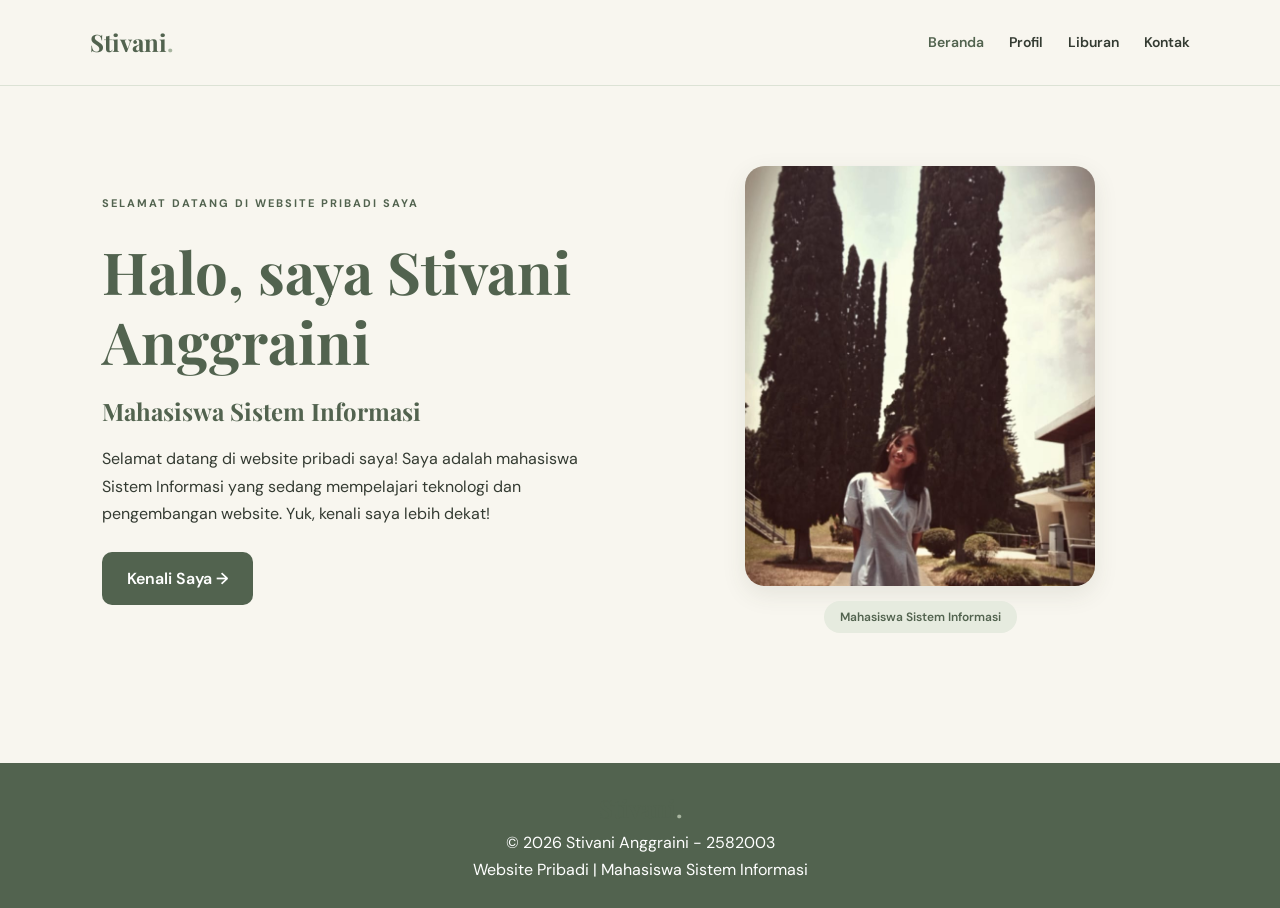
<file: OneDrive/Documents/personal-website/index.html>
<!DOCTYPE html>
<html lang="id">
<head>
    <meta charset="UTF-8">
    <meta name="viewport" content="width=device-width, initial-scale=1.0">
    <title>Stivani Anggraini | Website Pribadi</title>
    <link rel="stylesheet" href="style.css">
</head>
<body>
<header>
    <nav class="navbar">
        <a href="#home" class="logo">Stivani<span>.</span></a>
        <div class="nav-links">
            <a href="index.html" class="active">Beranda</a>
            <a href="biodata.html">Profil</a>
            <a href="myholiday.html">Liburan</a>
            <a href="contact.html" class="nav-btn">Kontak</a>
        </div>
    </nav>
</header>
<main>
    <section class="hero" id="home">
        <div class="hero-text">
            <p class="eyebrow">SELAMAT DATANG DI WEBSITE PRIBADI SAYA</p>
            <h1>Halo, saya <span>Stivani Anggraini</span></h1>
            <h2>Mahasiswa Sistem Informasi</h2>
            <p>
                Selamat datang di website pribadi saya! Saya adalah mahasiswa Sistem Informasi yang sedang mempelajari teknologi dan pengembangan website. Yuk, kenali saya lebih dekat!
            </p>
            <a href="biodata.html" class="button">Kenali Saya &rarr;</a>
        </div>
        <div class="hero-image">
            <img src="images/holiday6.jpeg" alt="Foto Stivani Anggraini">
            <div class="photo-label">Mahasiswa Sistem Informasi</div>
        </div>
    </section>
</main>
<footer>
    <a href="#home" class="logo footer-logo">Stivani<span>.</span></a>
    <p>&copy; 2026 Stivani Anggraini - 2582003</p>
    <p>Website Pribadi | Mahasiswa Sistem Informasi</p>
</footer>
</body>
</html>
</file>
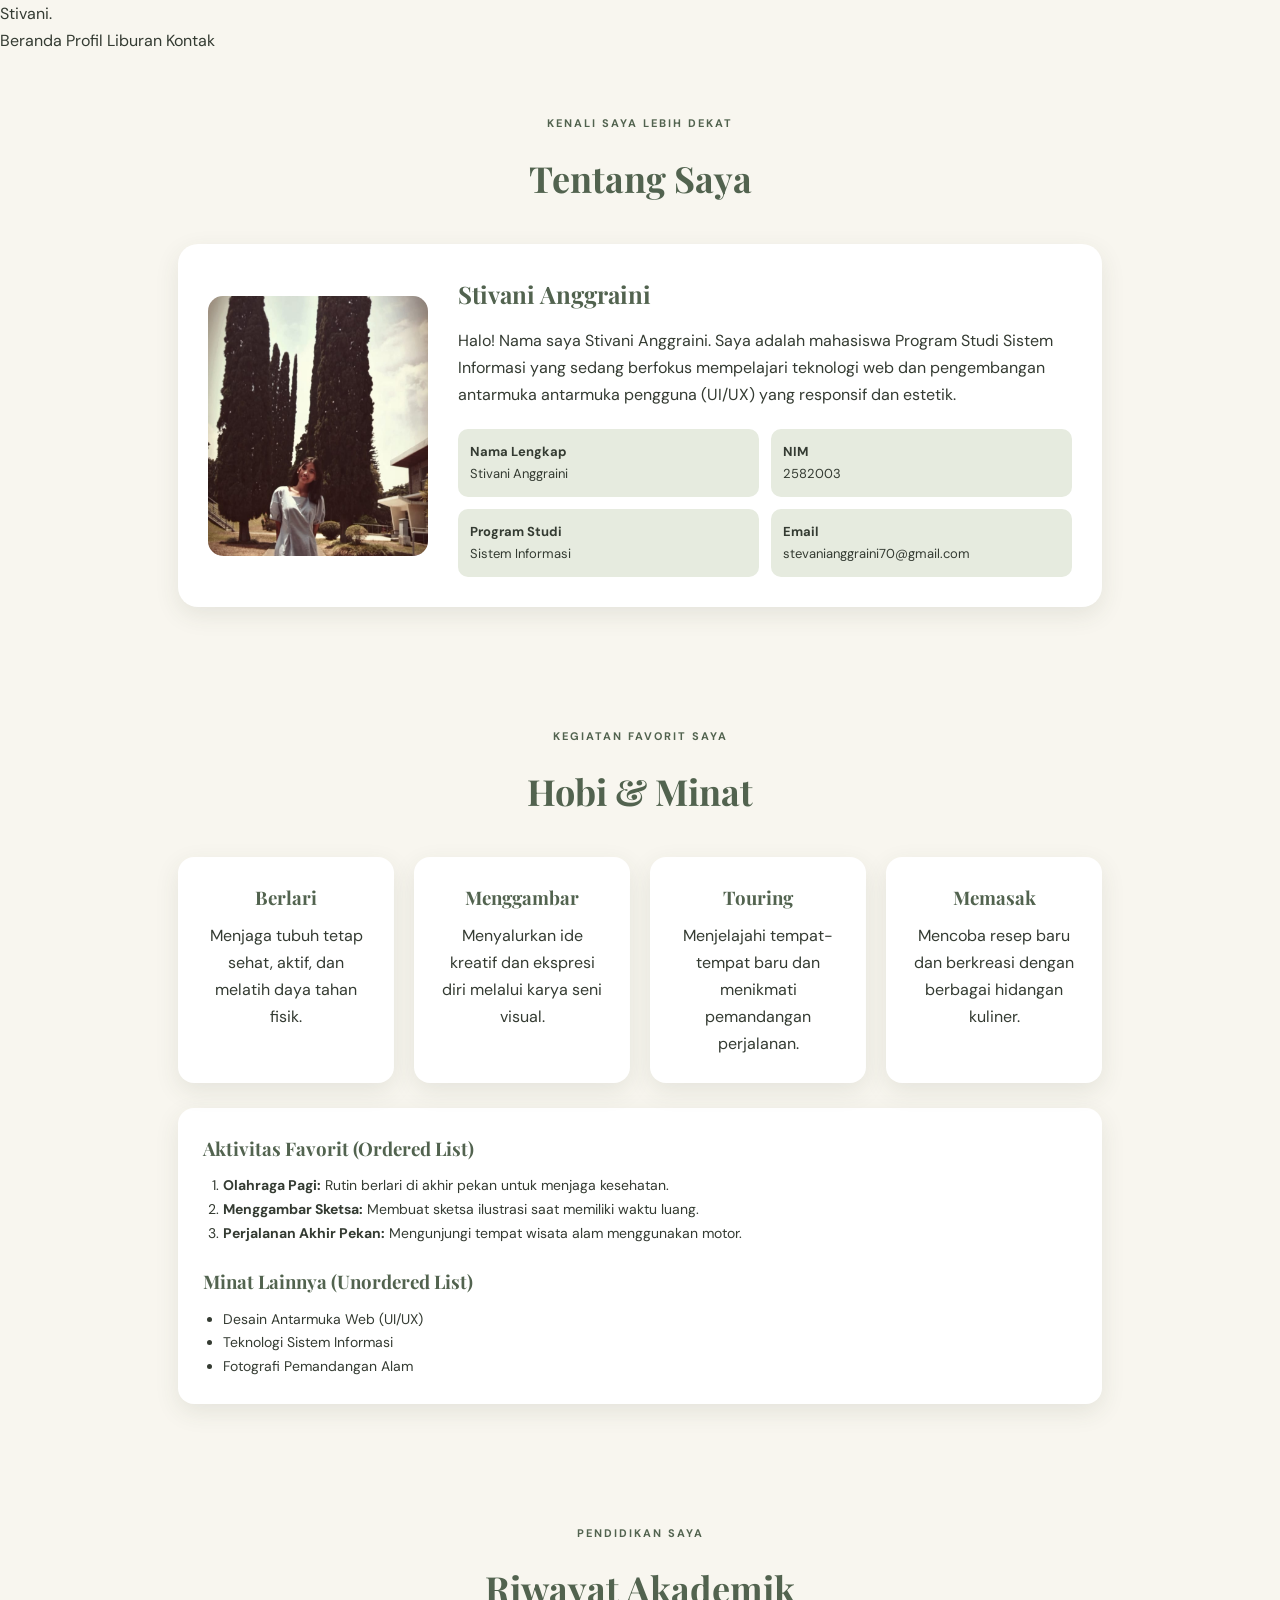
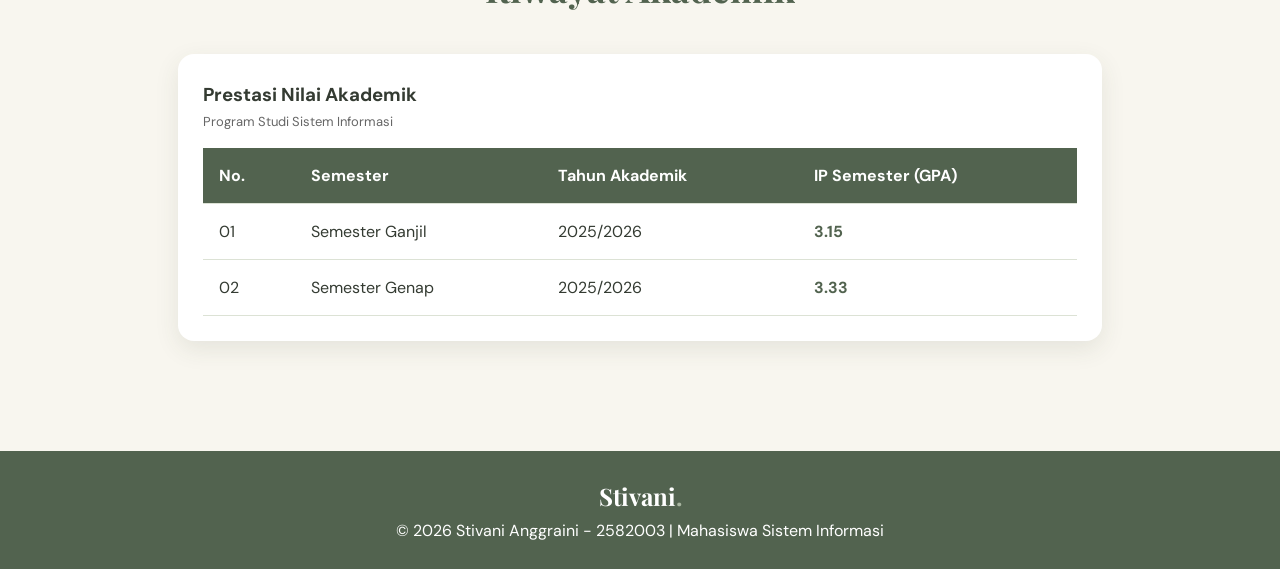
<file: OneDrive/Documents/personal-website/biodata.html>
<!DOCTYPE html>
<html lang="id">
<head>
    <meta charset="UTF-8">
    <meta name="viewport" content="width=device-width, initial-scale=1.0">
    <title>Profil & Biodata | Stivani Anggraini</title>
    <link rel="stylesheet" href="style.css">
</head>
<body class="biodata-page">
    <header class="bio-header">
        <a href="index.html" class="bio-logo">Stivani<span>.</span></a>
        <nav class="bio-nav">
            <a href="index.html">Beranda</a>
            <a href="biodata.html" class="active">Profil</a>
            <a href="myholiday.html">Liburan</a>
            <a href="contact.html">Kontak</a>
        </nav>
    </header>
    <main class="container">
    
        <section class="section" id="profile">
            <div class="section-title">
                <p class="eyebrow">KENALI SAYA LEBIH DEKAT</p>
                <h2>Tentang Saya</h2>
            </div>
            
            <div class="profile-card">
                <img src="images/holiday6.jpeg" alt="Foto Profil Stivani Anggraini" class="profile-photo">
                
                <div class="profile-info">
                    <h3>Stivani Anggraini</h3>
                    <p>
                        Halo! Nama saya Stivani Anggraini. Saya adalah mahasiswa Program Studi Sistem Informasi yang sedang berfokus mempelajari teknologi web dan pengembangan antarmuka antarmuka pengguna (UI/UX) yang responsif dan estetik.
                    </p>
                    
                    <div class="details">
                        <p><strong>Nama Lengkap</strong><br><span>Stivani Anggraini</span></p>
                        <p><strong>NIM</strong><br><span>2582003</span></p>
                        <p><strong>Program Studi</strong><br><span>Sistem Informasi</span></p>
                        <p><strong>Email</strong><br><span><a href="mailto:stevanianggraini70@gmail.com">stevanianggraini70@gmail.com</a></span></p>
                    </div>
                </div>
            </div>
        </section>
        <section class="section" id="hobbies">
            <div class="section-title">
                <p class="eyebrow">KEGIATAN FAVORIT SAYA</p>
                <h2>Hobi & Minat</h2>
            </div>

            <div class="hobby-grid">
                <div class="hobby-card">
                    <h3> Berlari</h3>
                    <p>Menjaga tubuh tetap sehat, aktif, dan melatih daya tahan fisik.</p>
                </div>
                <div class="hobby-card">
                    <h3>Menggambar</h3>
                    <p>Menyalurkan ide kreatif dan ekspresi diri melalui karya seni visual.</p>
                </div>
                <div class="hobby-card">
                    <h3> Touring</h3>
                    <p>Menjelajahi tempat-tempat baru dan menikmati pemandangan perjalanan.</p>
                </div>
                <div class="hobby-card">
                    <h3> Memasak</h3>
                    <p>Mencoba resep baru dan berkreasi dengan berbagai hidangan kuliner.</p>
                </div>
            </div>
            <div style="background: var(--white); padding: 25px; border-radius: 16px; margin-top: 25px; box-shadow: var(--shadow);">
                <h3 style="color: var(--dark-sage); font-family: 'Playfair Display', serif; margin-bottom: 10px;">Aktivitas Favorit (Ordered List)</h3>
                <ol style="padding-left: 20px; margin-bottom: 20px; font-size: 14px;">
                    <li><strong>Olahraga Pagi:</strong> Rutin berlari di akhir pekan untuk menjaga kesehatan.</li>
                    <li><strong>Menggambar Sketsa:</strong> Membuat sketsa ilustrasi saat memiliki waktu luang.</li>
                    <li><strong>Perjalanan Akhir Pekan:</strong> Mengunjungi tempat wisata alam menggunakan motor.</li>
                </ol>

                <h3 style="color: var(--dark-sage); font-family: 'Playfair Display', serif; margin-bottom: 10px;">Minat Lainnya (Unordered List)</h3>
                <ul style="padding-left: 20px; font-size: 14px;">
                    <li>Desain Antarmuka Web (UI/UX)</li>
                    <li>Teknologi Sistem Informasi</li>
                    <li>Fotografi Pemandangan Alam</li>
                </ul>
            </div>
        </section>
        <section class="section" id="academic">
            <div class="section-title">
                <p class="eyebrow">PENDIDIKAN SAYA</p>
                <h2>Riwayat Akademik</h2>
            </div>

            <div class="academic-card">
                <h3>Prestasi Nilai Akademik</h3>
                <p style="font-size: 13px; color: #666; margin-bottom: 15px;">Program Studi Sistem Informasi</p>
                
                <div class="table-wrapper">
                    <table>
                        <thead>
                            <tr>
                                <th>No.</th>
                                <th>Semester</th>
                                <th>Tahun Akademik</th>
                                <th>IP Semester (GPA)</th>
                            </tr>
                        </thead>
                        <tbody>
                            <tr>
                                <td>01</td>
                                <td>Semester Ganjil</td>
                                <td>2025/2026</td>
                                <td class="gpa">3.15</td>
                            </tr>
                            <tr>
                                <td>02</td>
                                <td>Semester Genap</td>
                                <td>2025/2026</td>
                                <td class="gpa">3.33</td>
                            </tr>
                        </tbody>
                    </table>
                </div>
            </div>
        </section>

    </main>
    <footer class="bio-footer">
        <a href="index.html" class="logo footer-logo" style="color: white;">Stivani<span style="color: var(--sage);">.</span></a>
        <p>&copy; 2026 Stivani Anggraini - 2582003 | Mahasiswa Sistem Informasi</p>
    </footer>

</body>
</html>
</file>
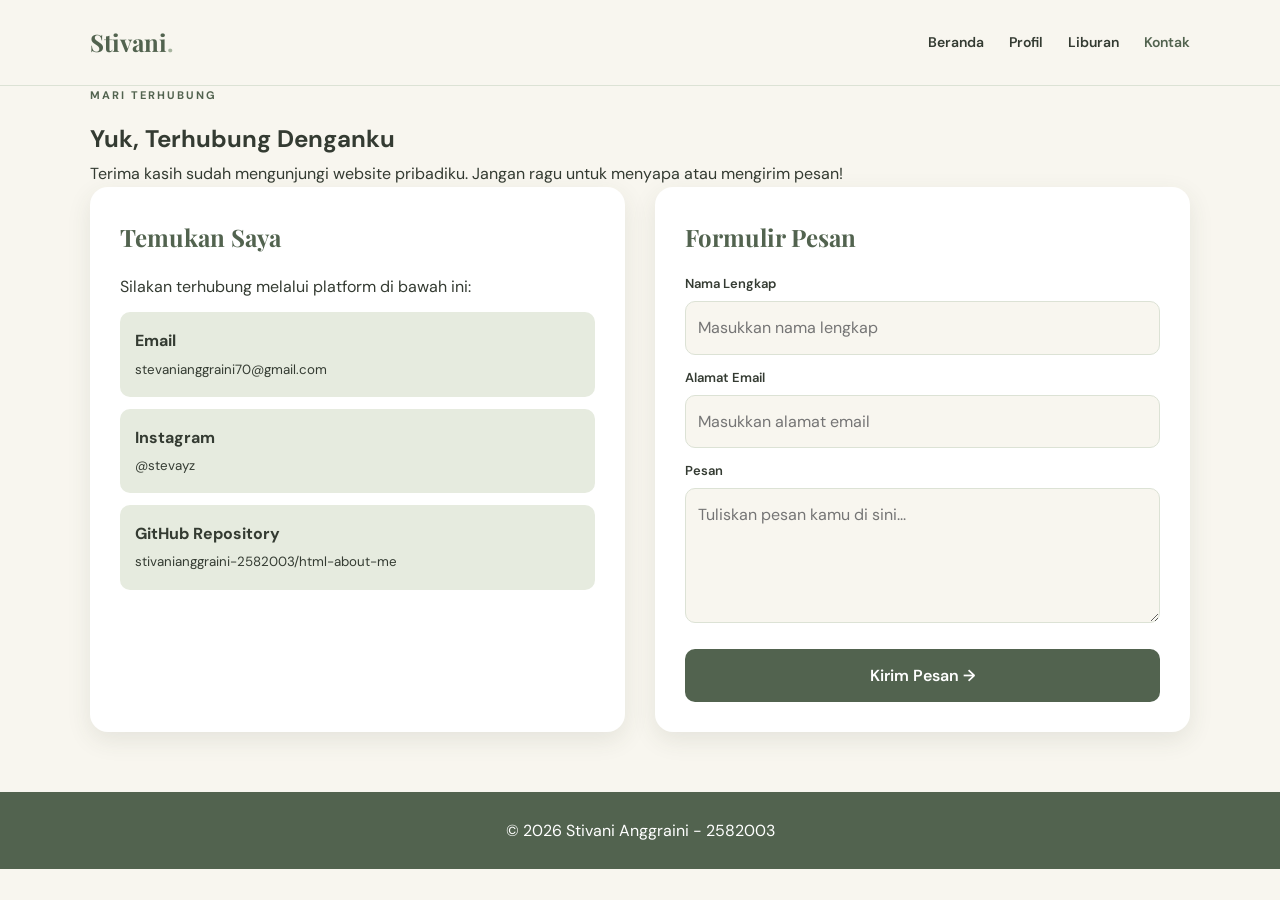
<file: OneDrive/Documents/personal-website/contact.html>
<!DOCTYPE html>
<html lang="id">
<head>
    <meta charset="UTF-8">
    <meta name="viewport" content="width=device-width, initial-scale=1.0">
    <title>Kontak | Stivani Anggraini</title>
    <link rel="stylesheet" href="style.css">
</head>
<body class="contact-page">
    <header class="navbar">
        <a href="index.html" class="logo">Stivani<span>.</span></a>
        <nav class="nav-links">
            <a href="index.html">Beranda</a>
            <a href="biodata.html">Profil</a>
            <a href="myholiday.html">Liburan</a>
            <a href="contact.html" class="active">Kontak</a>
        </nav>
    </header>

    <main class="container">
        <section class="contact-heading">
            <p class="eyebrow">MARI TERHUBUNG</p>
            <h1>Yuk, Terhubung Denganku</h1>
            <p>Terima kasih sudah mengunjungi website pribadiku. Jangan ragu untuk menyapa atau mengirim pesan!</p>
        </section>

        <section class="contact-layout">
            <div class="contact-info">
                <h2>Temukan Saya</h2>
                <p>Silakan terhubung melalui platform di bawah ini:</p>

                <!-- Email -->
                <a href="mailto:stevanianggraini70@gmail.com" class="contact-link">
                    <strong>Email</strong><br><small>stevanianggraini70@gmail.com</small>
                </a>

                <!-- Instagram -->
                <a href="https://www.instagram.com/stevayz/" target="_blank" rel="noopener noreferrer" class="contact-link">
                    <strong>Instagram</strong><br><small>@stevayz</small>
                </a>

                <!-- GitHub Sesuai Repo Kamu -->
                <a href="https://github.com/stivanianggrainistivanianggraini-2582003/html-about-me" target="_blank" rel="noopener noreferrer" class="contact-link">
                    <strong>GitHub Repository</strong><br><small>stivanianggraini-2582003/html-about-me</small>
                </a>
            </div>

            <div class="contact-form-box">
                <h2>Formulir Pesan</h2>
                <form action="mailto:stevanianggraini70@gmail.com" method="post" enctype="text/plain">
                    <label for="fullname">Nama Lengkap</label>
                    <input type="text" id="fullname" name="Nama" placeholder="Masukkan nama lengkap" required>

                    <label for="email">Alamat Email</label>
                    <input type="email" id="email" name="Email" placeholder="Masukkan alamat email" required>

                    <label for="message">Pesan</label>
                    <textarea id="message" name="Pesan" rows="4" placeholder="Tuliskan pesan kamu di sini..." required></textarea>

                    <button type="submit">Kirim Pesan &rarr;</button>
                </form>
            </div>
        </section>
    </main>

    <footer>
        <p>&copy; 2026 Stivani Anggraini - 2582003</p>
    </footer>
</body>
</html>
</file>
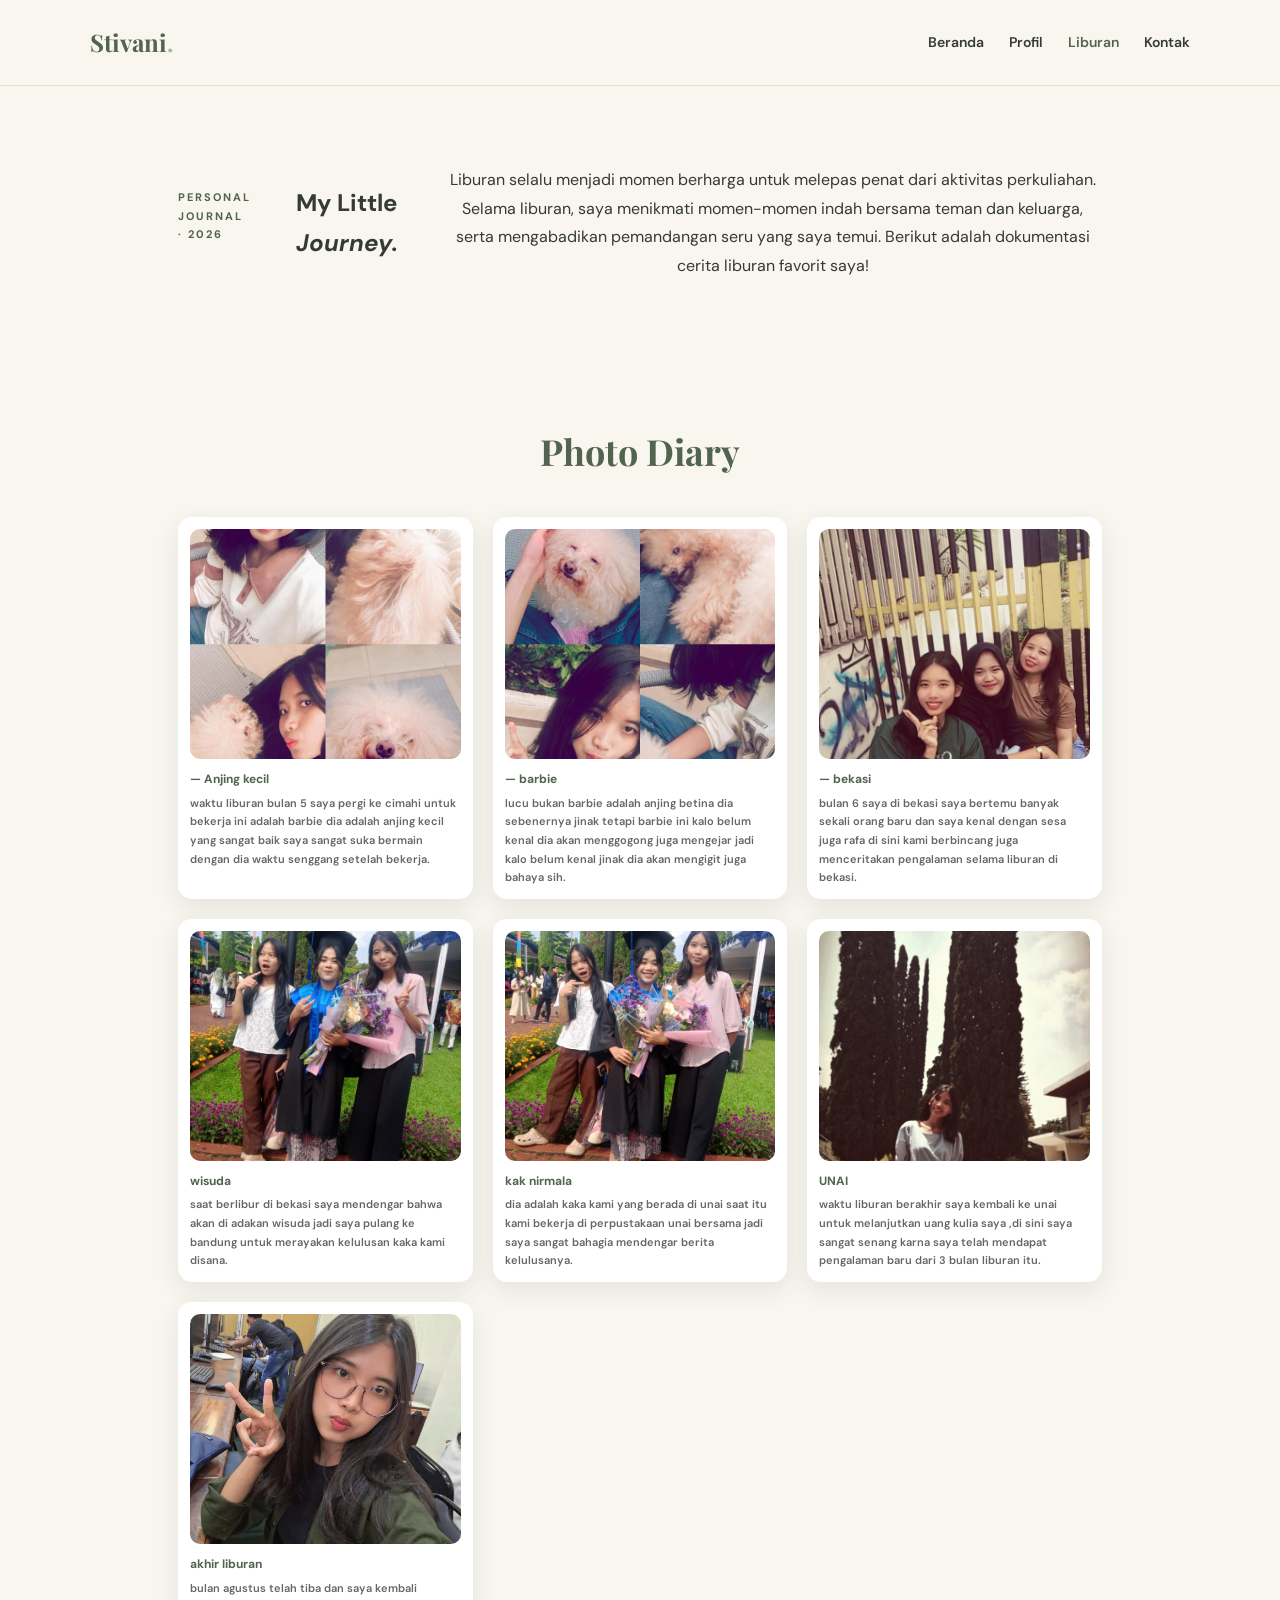
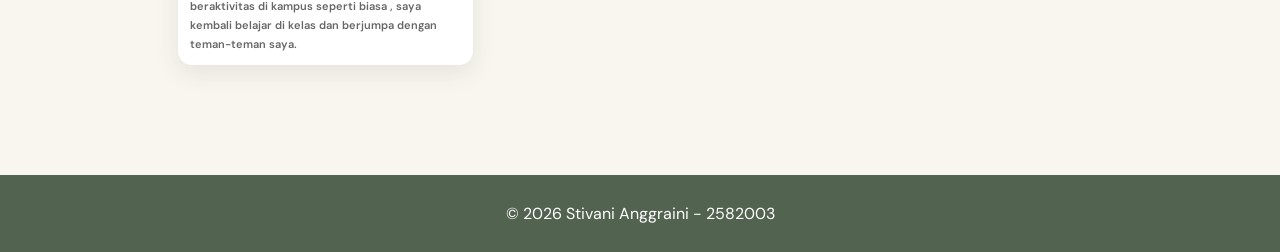
<file: OneDrive/Documents/personal-website/myholiday.html>
<!DOCTYPE html>
<html lang="id">
<head>
  <meta charset="UTF-8">
  <meta name="viewport" content="width=device-width, initial-scale=1.0">
  <title>My Holiday — Stivani Anggraini</title>
  <link rel="stylesheet" href="style.css">
</head>
<body class="holiday-page">

  <header class="navbar">
    <a href="index.html" class="logo">Stivani<span>.</span></a>
    <div class="nav-links">
      <a href="index.html">Beranda</a>
      <a href="biodata.html">Profil</a>
      <a href="myholiday.html" class="active">Liburan</a>
      <a href="contact.html">Kontak</a>
    </div>
  </header>
  
  <main class="container">
    <section class="hero">
      <p class="eyebrow">PERSONAL JOURNAL · 2026</p>
      <h1>My Little <em>Journey.</em></h1>
      
      <p class="hero-description" style="max-width: 750px; margin: 0 auto; line-height: 1.8; text-align: center;">
        Liburan selalu menjadi momen berharga untuk melepas penat dari aktivitas perkuliahan. Selama liburan, saya menikmati momen-momen indah bersama teman dan keluarga, serta mengabadikan pemandangan seru yang saya temui. Berikut adalah dokumentasi cerita liburan favorit saya!
      </p>
    </section>
    <section class="section" id="gallery">
      <div class="section-title">
        <h2>Photo Diary</h2>
      </div>
      
      <div class="gallery">
      
        <figure class="photo-card">
          <img src="images/holiday1.jpeg" alt="Momen Liburan 1" loading="lazy">
          <figcaption>
            <strong>— Anjing kecil</strong>
            <p style="font-size: 11px; color: #666; margin-top: 4px;">
              waktu liburan bulan 5 saya pergi ke cimahi untuk bekerja ini adalah barbie dia adalah anjing kecil yang sangat baik saya sangat suka bermain dengan dia waktu senggang setelah bekerja.
            </p>
          </figcaption>
        </figure>
        <figure class="photo-card">
          <img src="images/holiday2.jpeg" alt="Momen Liburan 2" loading="lazy">
          <figcaption>
            <strong> — barbie</strong>
            <p style="font-size: 11px; color: #666; margin-top: 4px;">
              lucu bukan barbie adalah anjing betina dia sebenernya jinak tetapi barbie ini kalo belum kenal dia akan menggogong juga mengejar jadi kalo belum kenal jinak dia akan mengigit juga bahaya sih.
            </p>
          </figcaption>
        </figure>
        <figure class="photo-card">
          <img src="images/holiday3.jpeg" alt="Momen Liburan 3" loading="lazy">
          <figcaption>
            <strong> — bekasi</strong>
            <p style="font-size: 11px; color: #666; margin-top: 4px;">
              bulan 6 saya di bekasi saya bertemu banyak sekali orang baru dan saya kenal dengan sesa juga rafa di sini kami berbincang juga menceritakan pengalaman selama liburan di bekasi.
            </p>
          </figcaption>
        </figure>
        <figure class="photo-card">
          <img src="images/holiday4.jpeg" alt="Momen Liburan 4" loading="lazy">
          <figcaption>
            <strong>wisuda</strong>
            <p style="font-size: 11px; color: #666; margin-top: 4px;">
             saat berlibur di bekasi saya mendengar bahwa akan di adakan wisuda jadi saya pulang ke bandung untuk merayakan kelulusan kaka kami disana.
            </p>
          </figcaption>
        </figure>
        <figure class="photo-card">
          <img src="images/holiday5.jpeg" alt="Momen Liburan 5" loading="lazy">
          <figcaption>
            <strong>kak nirmala</strong>
            <p style="font-size: 11px; color: #666; margin-top: 4px;">
              dia adalah kaka kami yang berada di unai saat itu kami bekerja di perpustakaan unai bersama jadi saya sangat bahagia mendengar berita kelulusanya.
            </p>
          </figcaption>
        </figure>
        <figure class="photo-card">
          <img src="images/holiday6.jpeg" alt="Momen Liburan 6" loading="lazy">
          <figcaption>
            <strong>UNAI</strong>
            <p style="font-size: 11px; color: #666; margin-top: 4px;">
              waktu liburan berakhir saya kembali ke unai untuk  melanjutkan uang kulia saya ,di sini saya sangat senang karna saya telah mendapat pengalaman baru dari 3 bulan liburan itu.
            </p>
          </figcaption>
        </figure>
        <figure class="photo-card">
          <img src="images/holiday7.jpeg" alt="Momen Liburan 7" loading="lazy">
          <figcaption>
            <strong>akhir liburan</strong>
            <p style="font-size: 11px; color: #666; margin-top: 4px;">
              bulan agustus telah tiba dan saya kembali beraktivitas di kampus seperti biasa , saya kembali belajar di kelas dan berjumpa dengan teman-teman saya.
            </p>
          </figcaption>
        </figure>

      </div>
    </section>
  </main>
  <footer>
    <p>&copy; 2026 Stivani Anggraini - 2582003</p>
  </footer>

</body>
</html>
</file>
<file: OneDrive/Documents/personal-website/style.css>
@import url('https://fonts.googleapis.com/css2?family=DM+Sans:wght@400;500;600;700&family=Playfair+Display:wght@400;500;600;700&display=swap');

:root {
    --cream: #f8f6ef;
    --sage: #a8b5a0;
    --dark-sage: #52634f;
    --light-sage: #e6ebdf;
    --text: #343b32;
    --white: #ffffff;
    --border: #dce2d5;
    --shadow: 0 8px 25px rgba(55, 70, 50, 0.10);
}

* {
    margin: 0;
    padding: 0;
    box-sizing: border-box;
}

html {
    scroll-behavior: smooth;
}

body {
    font-family: 'DM Sans', sans-serif;
    background: var(--cream);
    color: var(--text);
    line-height: 1.7;
}

img {
    max-width: 100%;
    display: block;
}

a {
    color: inherit;
    text-decoration: none;
}

button, input, textarea, select {
    font: inherit;
}

button {
    cursor: pointer;
}

.container {
    width: min(1100px, 90%);
    margin: auto;
}

.navbar {
    display: flex;
    justify-content: space-between;
    align-items: center;
    padding: 22px 7%;
    background: var(--cream);
    border-bottom: 1px solid var(--border);
    gap: 20px;
    flex-wrap: wrap;
}

.logo {
    font-family: 'Playfair Display', serif;
    font-size: 24px;
    font-weight: 700;
    color: var(--dark-sage);
}

.logo span {
    color: var(--sage);
}

.nav-links {
    display: flex;
    align-items: center;
    gap: 25px;
    flex-wrap: wrap;
}

.nav-links a {
    font-size: 14px;
    font-weight: 600;
    color: var(--text);
    transition: 0.3s;
}

.nav-links a:hover, .nav-links a.active {
    color: var(--dark-sage);
}

.hero {
    display: flex;
    align-items: center;
    justify-content: space-between;
    gap: 45px;
    padding: 80px 8%;
}

.hero-text {
    flex: 1;
}

.eyebrow {
    color: var(--dark-sage);
    font-size: 11px;
    letter-spacing: 2px;
    text-transform: uppercase;
    margin-bottom: 15px;
    font-weight: 700;
}

.hero-text h1, .hero-text h2 {
    font-family: 'Playfair Display', serif;
    color: var(--dark-sage);
    line-height: 1.2;
    margin-bottom: 20px;
}

.hero-text h1 {
    font-size: clamp(36px, 5vw, 58px);
}

.hero-text h1 span {
    color: var(--dark-sage);
}

.hero-text p {
    margin-bottom: 25px;
    max-width: 600px;
}

.button {
    display: inline-block;
    padding: 13px 25px;
    background: var(--dark-sage);
    color: var(--white);
    border-radius: 10px;
    font-weight: 600;
    transition: 0.3s;
}

.button:hover {
    background: #3e4d3b;
    transform: translateY(-2px);
}

.hero-image {
    flex: 1;
    display: flex;
    flex-direction: column;
    align-items: center;
}

.hero-image img {
    width: 100%;
    max-width: 350px;
    height: 420px;
    object-fit: cover;
    border-radius: 20px;
    box-shadow: var(--shadow);
}

.photo-label {
    margin-top: 15px;
    background: var(--light-sage);
    padding: 6px 16px;
    border-radius: 20px;
    font-size: 12px;
    font-weight: 600;
    color: var(--dark-sage);
}

.section {
    padding: 60px 8%;
}

.section-title {
    text-align: center;
    margin-bottom: 35px;
}

.section-title h2 {
    font-family: 'Playfair Display', serif;
    color: var(--dark-sage);
    font-size: clamp(26px, 4vw, 36px);
}

.profile-card {
    display: flex;
    align-items: center;
    gap: 30px;
    background: var(--white);
    padding: 30px;
    border-radius: 20px;
    box-shadow: var(--shadow);
}

.profile-photo {
    width: 220px;
    height: 260px;
    object-fit: cover;
    border-radius: 15px;
    flex-shrink: 0;
}

.profile-info {
    flex: 1;
}

.profile-info h3 {
    font-family: 'Playfair Display', serif;
    color: var(--dark-sage);
    font-size: 24px;
    margin-bottom: 12px;
}

.details {
    display: grid;
    grid-template-columns: repeat(2, minmax(0, 1fr));
    gap: 12px;
    margin-top: 20px;
}

.details p {
    background: var(--light-sage);
    padding: 12px;
    border-radius: 10px;
    font-size: 13px;
}

.hobby-grid {
    display: grid;
    grid-template-columns: repeat(4, minmax(0, 1fr));
    gap: 20px;
}

.hobby-card {
    background: var(--white);
    padding: 25px;
    border-radius: 16px;
    box-shadow: var(--shadow);
    text-align: center;
    transition: transform 0.3s;
}

.hobby-card:hover {
    transform: translateY(-5px);
}

.hobby-card h3 {
    color: var(--dark-sage);
    margin-bottom: 8px;
    font-family: 'Playfair Display', serif;
}

.academic-card {
    background: var(--white);
    padding: 25px;
    border-radius: 16px;
    box-shadow: var(--shadow);
}

.table-wrapper {
    overflow-x: auto;
    margin-top: 15px;
}

table {
    width: 100%;
    border-collapse: collapse;
    background: var(--white);
}

th, td {
    padding: 14px 16px;
    text-align: left;
    border-bottom: 1px solid var(--border);
}

th {
    background: var(--dark-sage);
    color: var(--white);
}

.gpa {
    font-weight: 700;
    color: var(--dark-sage);
}

.gallery {
    display: grid;
    grid-template-columns: repeat(3, minmax(0, 1fr));
    gap: 20px;
}

.photo-card {
    background: var(--white);
    padding: 12px;
    border-radius: 14px;
    box-shadow: var(--shadow);
}

.photo-card img {
    width: 100%;
    height: 230px;
    object-fit: cover;
    border-radius: 10px;
}

.photo-card figcaption {
    margin-top: 10px;
    font-size: 12px;
    color: var(--dark-sage);
    font-weight: 600;
}

.contact-layout {
    display: grid;
    grid-template-columns: 1fr 1fr;
    gap: 30px;
    margin-bottom: 60px;
}

.contact-info, .contact-form-box {
    background: var(--white);
    padding: 30px;
    border-radius: 18px;
    box-shadow: var(--shadow);
}

.contact-info h2, .contact-form-box h2 {
    font-family: 'Playfair Display', serif;
    color: var(--dark-sage);
    margin-bottom: 15px;
}

.contact-link {
    display: block;
    margin: 12px 0;
    padding: 15px;
    background: var(--light-sage);
    border-radius: 10px;
    transition: 0.3s;
}

.contact-link:hover {
    background: var(--sage);
    color: var(--white);
}

form label {
    display: block;
    margin: 12px 0 6px;
    font-weight: 600;
    font-size: 13px;
}

form input, form textarea {
    width: 100%;
    padding: 12px;
    border: 1px solid var(--border);
    border-radius: 10px;
    background: var(--cream);
    outline: none;
}

form button[type="submit"] {
    margin-top: 18px;
    width: 100%;
    padding: 13px;
    border: none;
    border-radius: 10px;
    background: var(--dark-sage);
    color: var(--white);
    font-weight: 600;
}

footer, .bio-footer {
    padding: 25px 7%;
    background: var(--dark-sage);
    color: var(--white);
    text-align: center;
    margin-top: 50px;
}

@media (max-width: 768px) {
    .hero, .profile-card, .contact-layout {
        flex-direction: column;
        text-align: center;
    }
    .hobby-grid {
        grid-template-columns: repeat(2, minmax(0, 1fr));
    }
    .gallery {
        grid-template-columns: repeat(2, minmax(0, 1fr));
    }
    .details {
        grid-template-columns: 1fr;
    }
</file>
